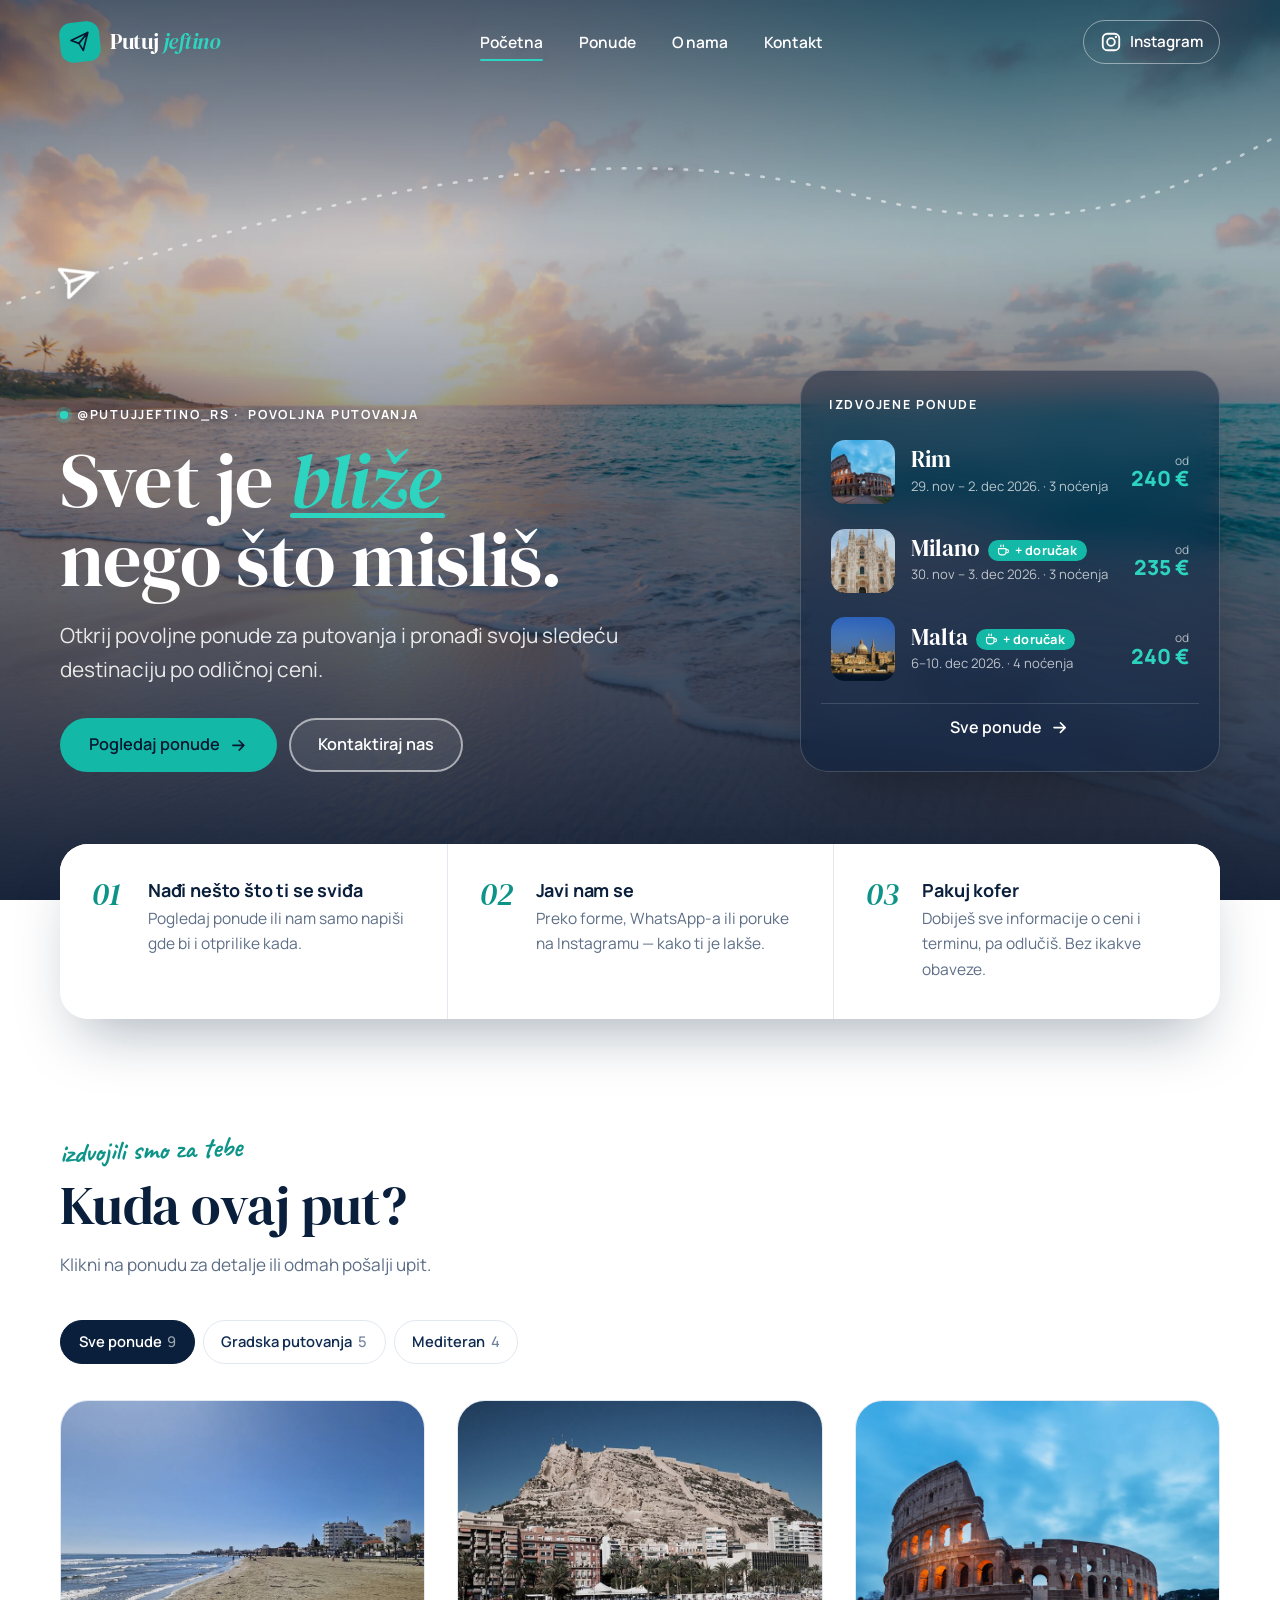
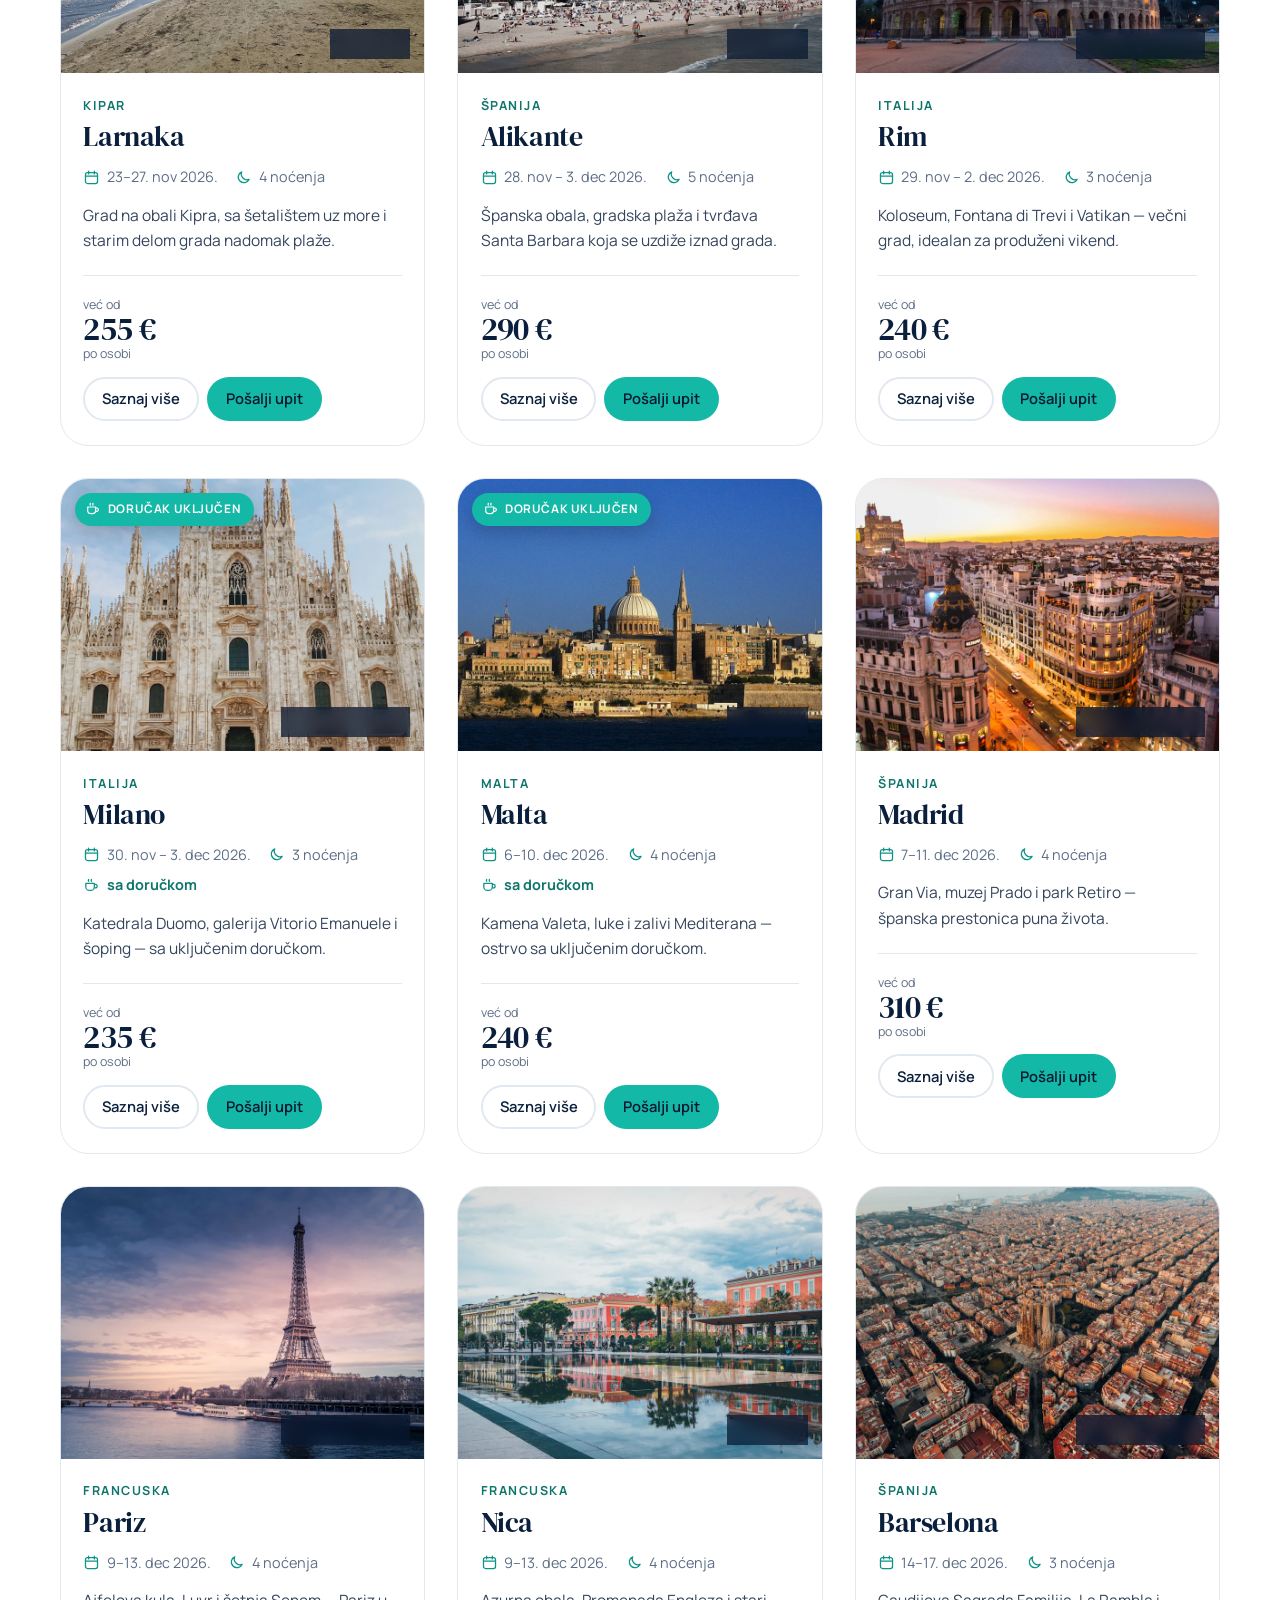
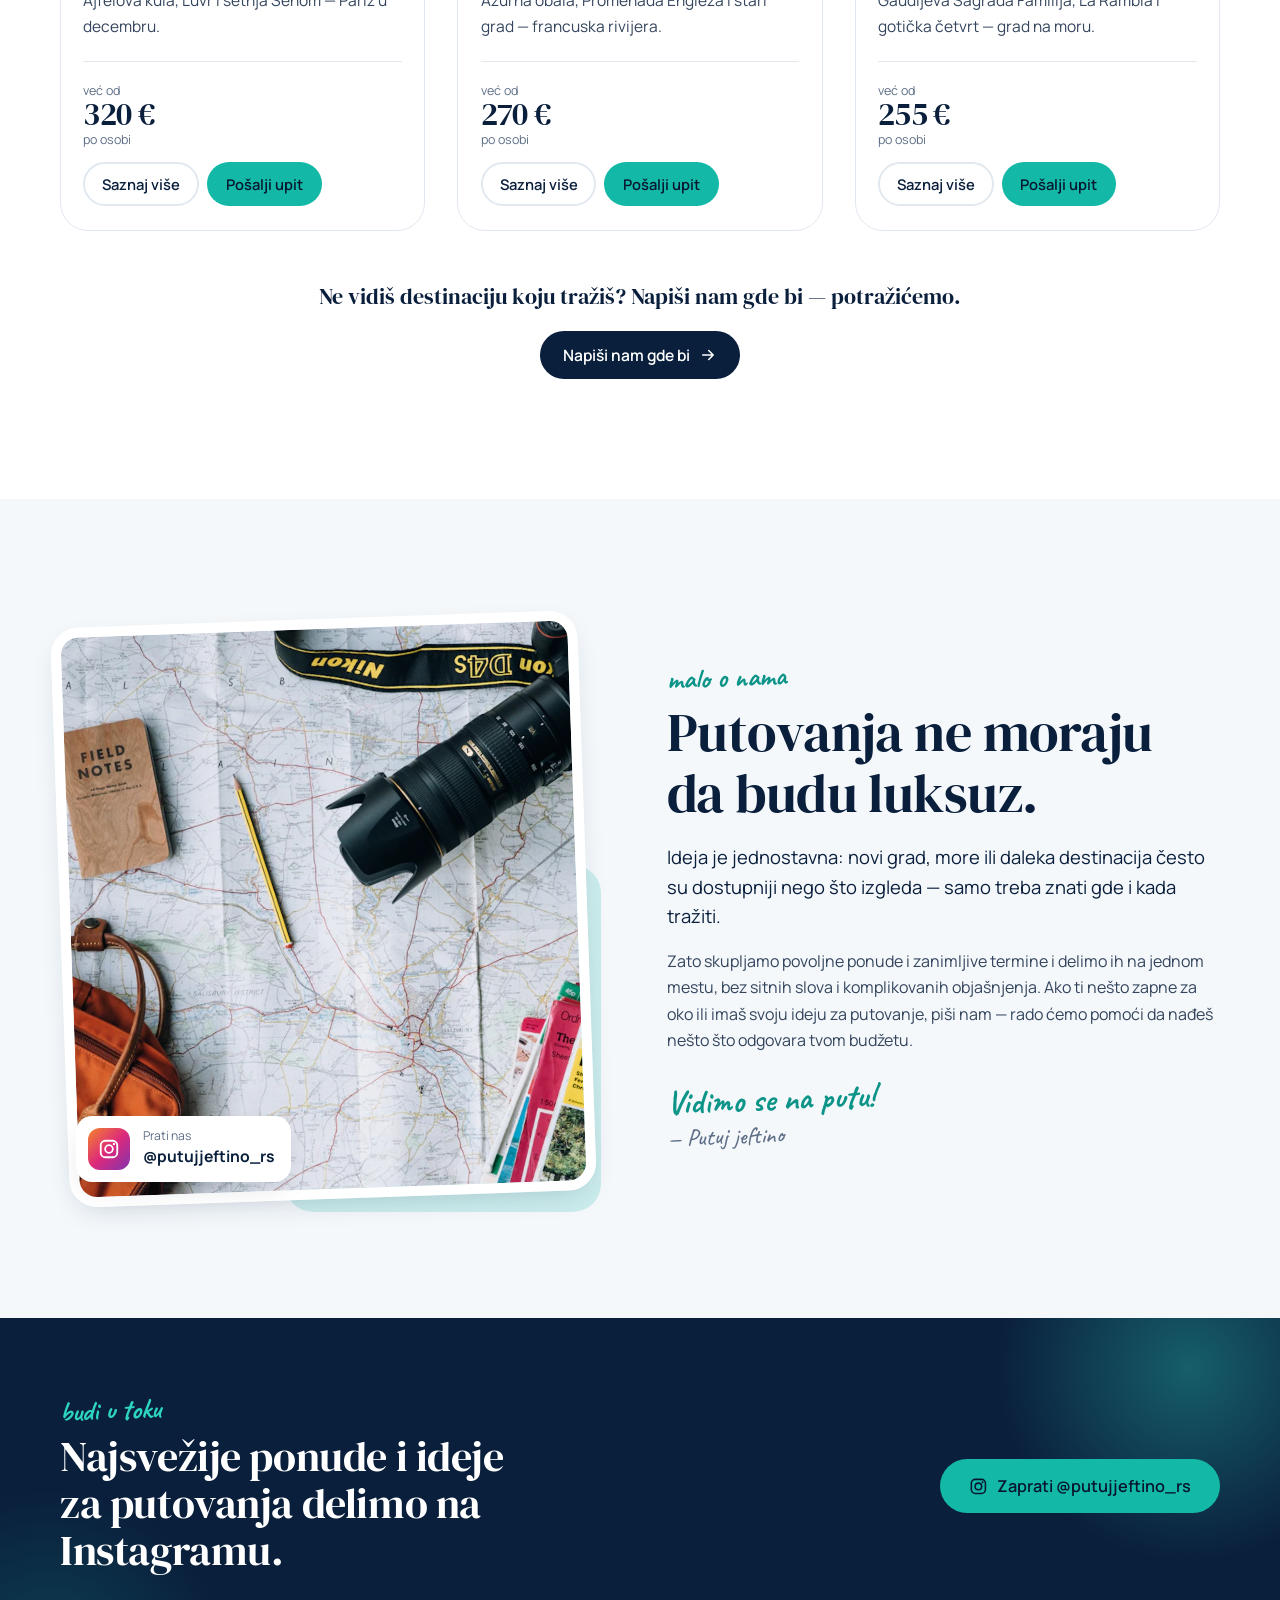
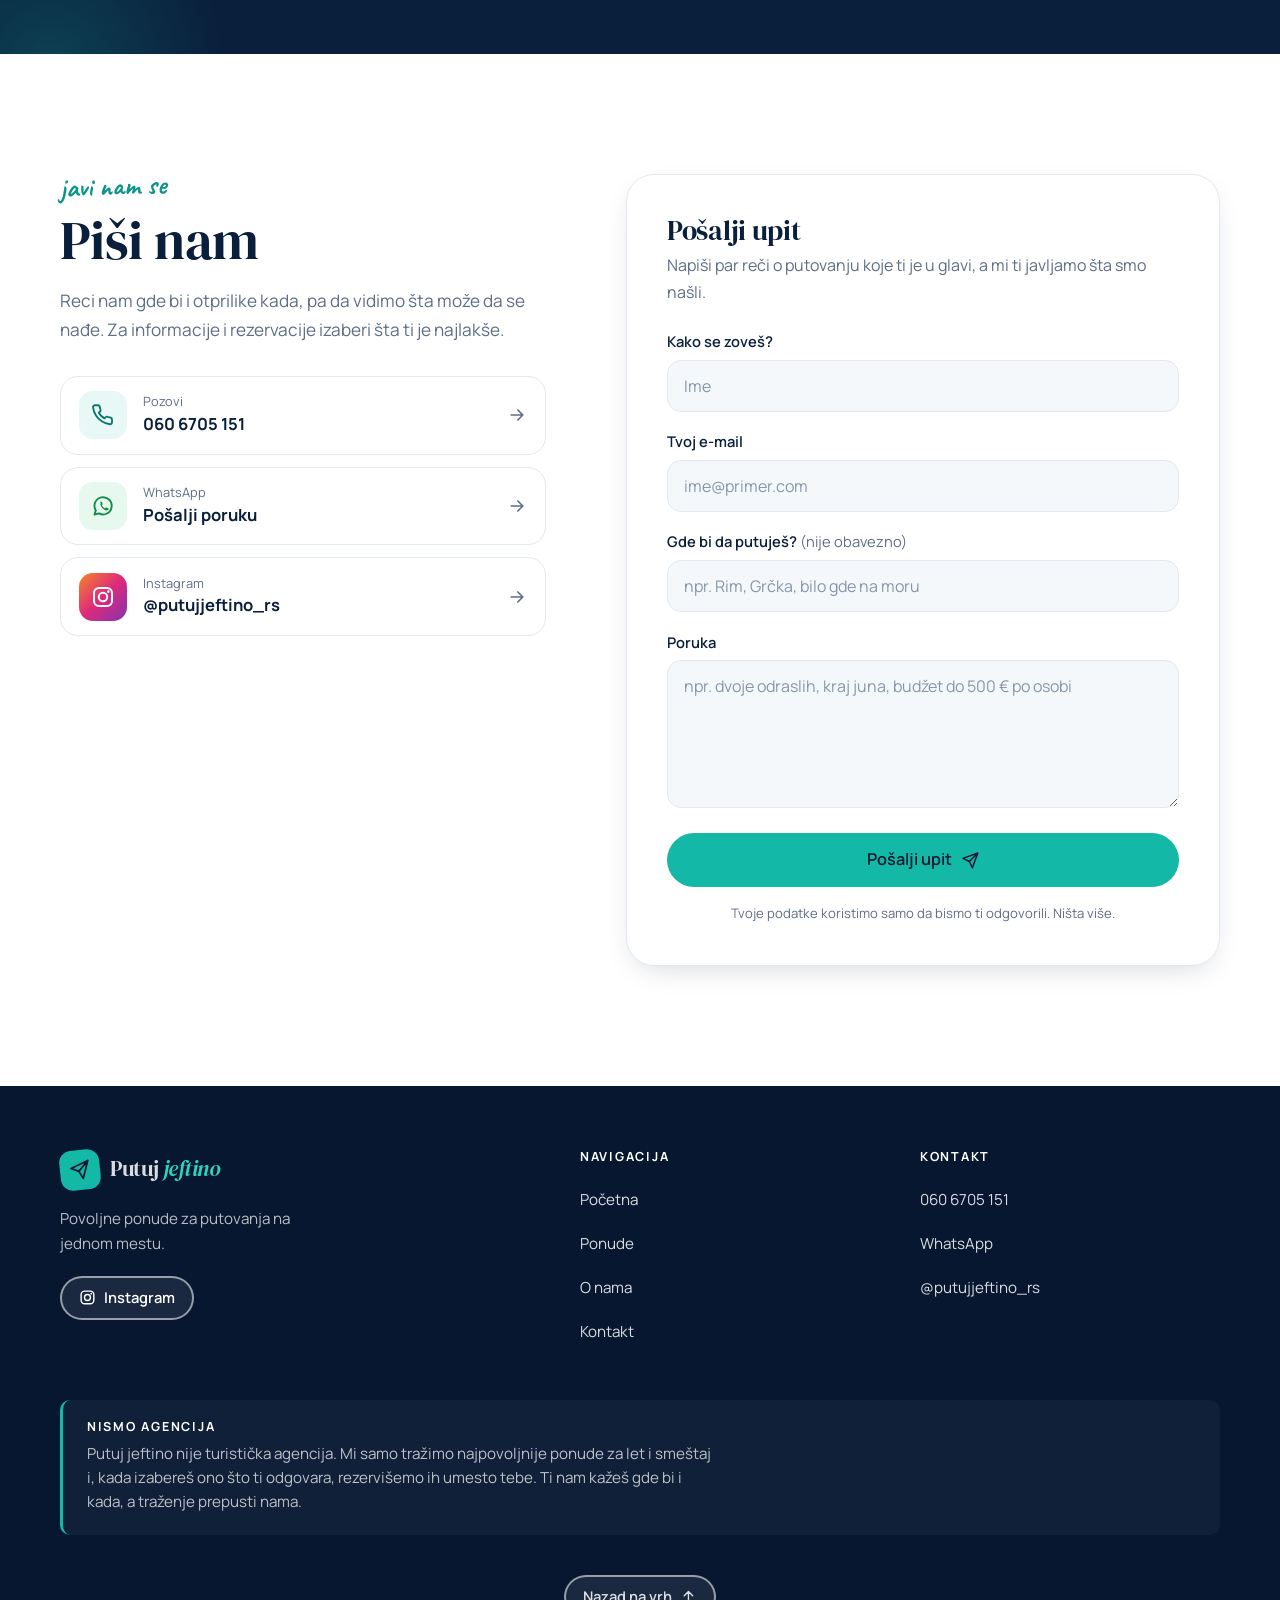
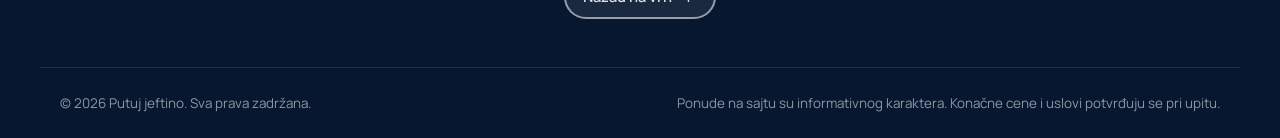
<file: index.html>
<!doctype html>
<html lang="sr-Latn">
<head>
  <meta charset="utf-8">
  <meta name="viewport" content="width=device-width, initial-scale=1, viewport-fit=cover">
  <title>Putuj jeftino | Povoljna putovanja iz Srbije i city break ponude</title>
  <meta name="description" content="Povoljna putovanja za putnike iz Srbije: city break i odmor na moru sa uključenom avio kartom i smeštajem. Pogledaj ponude i pošalji upit preko WhatsApp-a.">
  <meta name="keywords" content="povoljna putovanja, jeftina putovanja, ponude za putovanja, city break, letovanje, putovanja iz Srbije, Putuj jeftino">
  <meta name="robots" content="index, follow, max-image-preview:large">
  <meta name="theme-color" content="#0A1F3C">
  <meta name="format-detection" content="telephone=no">
  <link rel="canonical" href="https://putujjeftino.rs/">

  <!-- Društvene mreže (pregled linka na Instagramu, Viberu, WhatsApp-u, Facebooku) -->
  <meta property="og:type" content="website">
  <meta property="og:locale" content="sr_RS">
  <meta property="og:site_name" content="Putuj jeftino">
  <meta property="og:title" content="Putuj jeftino | Svet je bliže nego što misliš">
  <meta property="og:description" content="Otkrij povoljne ponude za putovanja i pronađi svoju sledeću destinaciju po odličnoj ceni.">
  <meta property="og:url" content="https://putujjeftino.rs/">
  <meta property="og:image" content="https://putujjeftino.rs/images/og-putuj-jeftino.jpg">
  <meta property="og:image:width" content="1200">
  <meta property="og:image:height" content="630">
  <meta property="og:image:type" content="image/jpeg">
  <meta property="og:image:alt" content="Putuj jeftino — povoljna putovanja iz Srbije. Svet je bliže nego što misliš.">
  <meta name="twitter:card" content="summary_large_image">
  <meta name="twitter:title" content="Putuj jeftino | Svet je bliže nego što misliš">
  <meta name="twitter:description" content="Otkrij povoljne ponude za putovanja i pronađi svoju sledeću destinaciju po odličnoj ceni.">
  <meta name="twitter:image" content="https://putujjeftino.rs/images/og-putuj-jeftino.jpg">

  <link rel="icon" href="favicon.svg" type="image/svg+xml">
  <link rel="apple-touch-icon" href="apple-touch-icon.png">

  <link rel="preconnect" href="https://fonts.googleapis.com">
  <link rel="preconnect" href="https://fonts.gstatic.com" crossorigin>
  <link href="https://fonts.googleapis.com/css2?family=Caveat:wght@500;700&family=DM+Serif+Display:ital@0;1&family=Manrope:wght@400;500;600;700;800&display=swap" rel="stylesheet">

  <link rel="preload" as="image" href="images/hero-mobile.webp" media="(max-width: 700px)">
  <link rel="preload" as="image" href="images/hero.webp" media="(min-width: 701px)">

  <link rel="stylesheet" href="styles.css">

  <script>document.documentElement.classList.add('js');</script>

  <script type="application/ld+json">
  {
    "@context": "https://schema.org",
    "@type": "Organization",
    "name": "Putuj jeftino",
    "url": "https://putujjeftino.rs/",
    "logo": "https://putujjeftino.rs/apple-touch-icon.png",
    "description": "Povoljne ponude za putovanja na jednom mestu.",
    "telephone": "+381606705151",
    "sameAs": ["https://www.instagram.com/putujjeftino_rs/"]
  }
  </script>
</head>
<body>

  <!-- Ikonice (koriste se na celom sajtu) -->
  <svg width="0" height="0" style="position:absolute" aria-hidden="true" focusable="false">
    <symbol id="i-instagram" viewBox="0 0 24 24"><rect x="3" y="3" width="18" height="18" rx="5" fill="none" stroke="currentColor" stroke-width="2"/><circle cx="12" cy="12" r="4.2" fill="none" stroke="currentColor" stroke-width="2"/><circle cx="17.4" cy="6.6" r="1.3" fill="currentColor"/></symbol>
    <symbol id="i-whatsapp" viewBox="0 0 24 24"><path d="M3.5 20.5l1.3-4.1A8.6 8.6 0 1 1 8 19.4z" fill="none" stroke="currentColor" stroke-width="1.9" stroke-linejoin="round"/><path d="M9.1 8.2c.2-.4.5-.5.8-.5h.5c.2 0 .4.1.5.4l.7 1.6c.1.2 0 .5-.1.7l-.5.6c-.1.2-.1.4 0 .6.6 1.1 1.5 2 2.6 2.6.2.1.4.1.6 0l.6-.6c.2-.2.4-.2.7-.1l1.6.7c.3.1.4.3.4.5v.5c0 .4-.2.7-.5.9-.6.4-1.4.5-2.1.3-2.6-.8-4.6-2.8-5.4-5.4-.2-.7-.1-1.5.3-2.1z" fill="currentColor"/></symbol>
    <symbol id="i-phone" viewBox="0 0 24 24"><path d="M21 16.4v2.9a1.9 1.9 0 0 1-2.1 1.9 18.8 18.8 0 0 1-8.2-2.9 18.5 18.5 0 0 1-5.7-5.7A18.8 18.8 0 0 1 2.1 4.3 1.9 1.9 0 0 1 4 2.2h2.9a1.9 1.9 0 0 1 1.9 1.6c.1.9.4 1.8.7 2.7a1.9 1.9 0 0 1-.4 2L7.8 9.7a15.2 15.2 0 0 0 5.7 5.7l1.2-1.2a1.9 1.9 0 0 1 2-.4c.9.3 1.8.6 2.7.7a1.9 1.9 0 0 1 1.6 1.9z" fill="none" stroke="currentColor" stroke-width="1.9" stroke-linejoin="round"/></symbol>
    <symbol id="i-calendar" viewBox="0 0 24 24"><rect x="3.5" y="5" width="17" height="15.5" rx="3" fill="none" stroke="currentColor" stroke-width="1.8"/><path d="M3.5 10h17M8 3v4M16 3v4" stroke="currentColor" stroke-width="1.8" stroke-linecap="round"/></symbol>
    <symbol id="i-moon" viewBox="0 0 24 24"><path d="M20 14.5A8 8 0 0 1 9.5 4a8 8 0 1 0 10.5 10.5z" fill="none" stroke="currentColor" stroke-width="1.8" stroke-linejoin="round"/></symbol>
    <symbol id="i-arrow" viewBox="0 0 24 24"><path d="M5 12h14M13 6l6 6-6 6" fill="none" stroke="currentColor" stroke-width="2" stroke-linecap="round" stroke-linejoin="round"/></symbol>
    <symbol id="i-check" viewBox="0 0 24 24"><path d="M5 12.5l4.5 4.5L19 7.5" fill="none" stroke="currentColor" stroke-width="2.2" stroke-linecap="round" stroke-linejoin="round"/></symbol>
    <symbol id="i-cup" viewBox="0 0 24 24"><path d="M4 9h12v5a5 5 0 0 1-5 5H9a5 5 0 0 1-5-5zM16 10.5h1.5a2.5 2.5 0 0 1 0 5H16M8 3.5c-.6.8-.6 1.7 0 2.5M12 3.5c-.6.8-.6 1.7 0 2.5" fill="none" stroke="currentColor" stroke-width="1.8" stroke-linecap="round" stroke-linejoin="round"/></symbol>
    <symbol id="i-close" viewBox="0 0 24 24"><path d="M6 6l12 12M18 6L6 18" stroke="currentColor" stroke-width="2" stroke-linecap="round"/></symbol>
    <symbol id="i-plane" viewBox="0 0 24 24"><path d="M21.5 2.5L10.6 13.4M21.5 2.5l-6.9 19-3.9-8.1-8.2-4z" fill="none" stroke="currentColor" stroke-width="1.9" stroke-linecap="round" stroke-linejoin="round"/></symbol>
    <symbol id="i-info" viewBox="0 0 24 24"><circle cx="12" cy="12" r="9" fill="none" stroke="currentColor" stroke-width="1.8"/><path d="M12 11v5.5M12 7.6v.1" stroke="currentColor" stroke-width="2" stroke-linecap="round"/></symbol>
  </svg>

  <a class="skip-link" href="#sadrzaj">Preskoči na sadržaj</a>
  <div class="scroll-progress" aria-hidden="true"></div>

  <!-- ============ ZAGLAVLJE ============ -->
  <header class="site-header" id="zaglavlje">
    <div class="container header-inner">
      <a class="logo" href="#pocetna" aria-label="Putuj jeftino — početna">
        <span class="logo-mark" aria-hidden="true"><svg><use href="#i-plane"/></svg></span>
        <span class="logo-text">Putuj <em>jeftino</em></span>
      </a>

      <nav class="main-nav" id="glavni-meni" aria-label="Glavna navigacija">
        <ul>
          <li><a href="#pocetna" data-nav>Početna</a></li>
          <li><a href="#ponude" data-nav>Ponude</a></li>
          <li><a href="#o-nama" data-nav>O nama</a></li>
          <li><a href="#kontakt" data-nav>Kontakt</a></li>
        </ul>
        <a class="btn btn-primary nav-mobile-cta" href="#kontakt">Pošalji upit</a>
        <a class="nav-mobile-ig" href="https://www.instagram.com/putujjeftino_rs/" target="_blank" rel="noopener" data-instagram-link>
          <svg aria-hidden="true"><use href="#i-instagram"/></svg> @putujjeftino_rs
        </a>
      </nav>

      <div class="header-actions">
        <a class="icon-btn header-ig" href="https://www.instagram.com/putujjeftino_rs/" target="_blank" rel="noopener" aria-label="Instagram profil @putujjeftino_rs (otvara se u novom prozoru)" data-instagram-link>
          <svg aria-hidden="true"><use href="#i-instagram"/></svg>
          <span class="header-ig-text">Instagram</span>
        </a>
        <button class="menu-toggle" type="button" aria-expanded="false" aria-controls="glavni-meni" aria-label="Otvori meni">
          <span></span><span></span><span></span>
        </button>
      </div>
    </div>
  </header>

  <main id="sadrzaj">

    <!-- ============ POČETNA / HERO ============ -->
    <section class="hero" id="pocetna" aria-labelledby="hero-naslov">
      <picture class="hero-media">
        <source media="(max-width: 700px)" srcset="images/hero-mobile.webp">
        <img src="images/hero.webp" alt="Peščana plaža i tirkizno more u zalasku sunca" width="1920" height="1276" fetchpriority="high">
      </picture>
      <div class="hero-overlay" aria-hidden="true"></div>

      <!-- Avion koji preleće preko uvodne sekcije -->
      <svg class="hero-flight" viewBox="0 0 1200 700" preserveAspectRatio="xMidYMid slice" aria-hidden="true" focusable="false">
        <defs>
          <path id="ruta" d="M-60 300 C 240 180, 520 90, 760 150 S 1080 110, 1290 -20"/>
          <mask id="ruta-maska" maskUnits="userSpaceOnUse" x="-100" y="0" width="1400" height="700">
            <path d="M-60 300 C 240 180, 520 90, 760 150 S 1080 110, 1290 -20" class="flight-draw" pathLength="1"/>
          </mask>
        </defs>
        <use href="#ruta" class="flight-path" mask="url(#ruta-maska)"/>
        <g class="flight-plane">
          <use href="#i-plane" x="-16" y="-16" width="32" height="32" transform="rotate(45)"/>
          <animateMotion dur="7.5s" begin="0s" fill="freeze" rotate="auto" calcMode="spline" keyPoints="0;1" keyTimes="0;1" keySplines=".5 0 .3 1"><mpath href="#ruta"/></animateMotion>
        </g>
      </svg>
      <svg class="hero-flight hero-flight-mobile" viewBox="0 0 390 844" preserveAspectRatio="xMidYMid slice" aria-hidden="true" focusable="false">
        <defs>
          <path id="ruta-m" d="M-40 330 C 70 280, 250 320, 270 215 S 150 100, 440 50"/>
          <mask id="ruta-maska-m" maskUnits="userSpaceOnUse" x="-60" y="0" width="520" height="844">
            <path d="M-40 330 C 70 280, 250 320, 270 215 S 150 100, 440 50" class="flight-draw" pathLength="1"/>
          </mask>
        </defs>
        <use href="#ruta-m" class="flight-path" mask="url(#ruta-maska-m)"/>
        <g class="flight-plane">
          <use href="#i-plane" x="-13" y="-13" width="26" height="26" transform="rotate(45)"/>
          <animateMotion dur="7.5s" begin="0s" fill="freeze" rotate="auto" calcMode="spline" keyPoints="0;1" keyTimes="0;1" keySplines=".5 0 .3 1"><mpath href="#ruta-m"/></animateMotion>
        </g>
      </svg>

      <div class="container hero-content">
        <div class="hero-text">
          <p class="eyebrow eyebrow-light"><span class="dot" aria-hidden="true"></span> <span class="eyebrow-handle">@putujjeftino_rs ·</span> povoljna putovanja</p>
          <h1 id="hero-naslov">Svet je <em>bliže</em> nego što misliš.</h1>
          <p class="hero-sub">Otkrij povoljne ponude za putovanja i pronađi svoju sledeću destinaciju po odličnoj ceni.</p>
          <div class="hero-actions">
            <a class="btn btn-primary btn-lg" href="#ponude">Pogledaj ponude <svg aria-hidden="true"><use href="#i-arrow"/></svg></a>
            <a class="btn btn-outline-light btn-lg" href="#kontakt">Kontaktiraj nas</a>
          </div>
        </div>

        <!-- Izdvojene ponude (vidljivo na većim ekranima; popunjava se iz ponude.js) -->
        <aside class="hero-panel" aria-labelledby="hero-panel-naslov" hidden>
          <div class="hero-panel-head">
            <p id="hero-panel-naslov">Izdvojene ponude</p>
            <span class="hero-panel-tag" id="hero-panel-tag">Primeri</span>
          </div>
          <ul class="hero-deals" id="hero-ponude"></ul>
          <a class="hero-panel-all" href="#ponude">Sve ponude <svg aria-hidden="true"><use href="#i-arrow"/></svg></a>
        </aside>
      </div>

      <a class="scroll-cue" href="#kako" aria-label="Pomeri na sledeću sekciju"><span></span></a>
    </section>

    <!-- ============ KAKO FUNKCIONIŠE ============ -->
    <section class="steps-section" id="kako" aria-labelledby="kako-naslov">
      <div class="container">
        <h2 class="visually-hidden" id="kako-naslov">Kako do putovanja</h2>
        <ol class="steps">
          <li class="step reveal">
            <span class="step-num">01</span>
            <h3>Nađi nešto što ti se sviđa</h3>
            <p>Pogledaj ponude ili nam samo napiši gde bi i otprilike kada.</p>
          </li>
          <li class="step reveal">
            <span class="step-num">02</span>
            <h3>Javi nam se</h3>
            <p>Preko forme, WhatsApp-a ili poruke na Instagramu — kako ti je lakše.</p>
          </li>
          <li class="step reveal">
            <span class="step-num">03</span>
            <h3>Pakuj kofer</h3>
            <p>Dobiješ sve informacije o ceni i terminu, pa odlučiš. Bez ikakve obaveze.</p>
          </li>
        </ol>
      </div>
    </section>

    <!-- ============ PONUDE ============ -->
    <section class="section offers-section" id="ponude" aria-labelledby="ponude-naslov">
      <div class="container">
        <div class="section-head reveal">
          <p class="hand-note">izdvojili smo za tebe</p>
          <h2 id="ponude-naslov">Kuda ovaj put?</h2>
          <p class="section-lead">Klikni na ponudu za detalje ili odmah pošalji upit.</p>
        </div>

        <div class="demo-notice reveal" id="demo-obavestenje" role="note">
          <svg aria-hidden="true"><use href="#i-info"/></svg>
          <p><strong>Mala napomena:</strong> ponude označene sa „Primer ponude“ su tu samo da vidiš kako će izgledati — nisu aktivne. Aktuelne ponude objavljujemo na <a href="https://www.instagram.com/putujjeftino_rs/" target="_blank" rel="noopener" data-instagram-link>Instagramu</a>, a možeš i da nam <a href="#kontakt">pošalješ upit</a>.</p>
        </div>

        <div class="filters reveal" role="group" aria-label="Filtriraj ponude" id="filteri"></div>

        <div class="offers-grid" id="lista-ponuda" aria-live="polite"></div>

        <noscript>
          <p class="noscript-msg">Za prikaz ponuda uključi JavaScript u pregledaču ili nas kontaktiraj na Instagramu <a href="https://www.instagram.com/putujjeftino_rs/">@putujjeftino_rs</a>.</p>
        </noscript>

        <div class="offers-more reveal">
          <p>Ne vidiš destinaciju koju tražiš? Napiši nam gde bi — potražićemo.</p>
          <a class="btn btn-navy" href="#kontakt">Napiši nam gde bi <svg aria-hidden="true"><use href="#i-arrow"/></svg></a>
        </div>
      </div>
    </section>

    <!-- ============ O NAMA ============ -->
    <section class="section about-section" id="o-nama" aria-labelledby="o-nama-naslov">
      <div class="container about-grid">
        <div class="about-media reveal reveal-left">
          <img src="images/o-nama.webp" alt="Mapa, beležnica, fotoaparat i ranac spremni za planiranje putovanja" width="900" height="711" loading="lazy" decoding="async">
          <a class="about-ig-card" href="https://www.instagram.com/putujjeftino_rs/" target="_blank" rel="noopener" data-instagram-link>
            <span class="about-ig-icon" aria-hidden="true"><svg><use href="#i-instagram"/></svg></span>
            <span><small>Prati nas</small><strong>@putujjeftino_rs</strong></span>
          </a>
        </div>

        <div class="about-text reveal reveal-right">
          <p class="hand-note">malo o nama</p>
          <h2 id="o-nama-naslov">Putovanja ne moraju da budu luksuz.</h2>
          <p class="lead">Ideja je jednostavna: novi grad, more ili daleka destinacija često su dostupniji nego što izgleda — samo treba znati gde i kada tražiti.</p>
          <p>Zato skupljamo povoljne ponude i zanimljive termine i delimo ih na jednom mestu, bez sitnih slova i komplikovanih objašnjenja. Ako ti nešto zapne za oko ili imaš svoju ideju za putovanje, piši nam — rado ćemo pomoći da nađeš nešto što odgovara tvom budžetu.</p>

          <p class="signature">Vidimo se na putu!<span>— Putuj jeftino</span></p>
        </div>
      </div>
    </section>

    <!-- ============ INSTAGRAM TRAKA ============ -->
    <section class="ig-band" aria-labelledby="ig-naslov">
      <div class="container ig-band-inner reveal">
        <div>
          <p class="hand-note hand-note-light">budi u toku</p>
          <h2 id="ig-naslov">Najsvežije ponude i ideje za putovanja delimo na Instagramu.</h2>
        </div>
        <a class="btn btn-primary btn-lg" href="https://www.instagram.com/putujjeftino_rs/" target="_blank" rel="noopener" data-instagram-link>
          <svg aria-hidden="true"><use href="#i-instagram"/></svg> Zaprati @putujjeftino_rs
        </a>
      </div>
    </section>

    <!-- ============ KONTAKT ============ -->
    <section class="section contact-section" id="kontakt" aria-labelledby="kontakt-naslov">
      <div class="container contact-grid">
        <div class="contact-info reveal reveal-left">
          <p class="hand-note">javi nam se</p>
          <h2 id="kontakt-naslov">Piši nam</h2>
          <p class="section-lead">Reci nam gde bi i otprilike kada, pa da vidimo šta može da se nađe. Za informacije i rezervacije izaberi šta ti je najlakše.</p>

          <ul class="contact-cards">
            <li>
              <a class="contact-card" href="tel:+381606705151" data-phone-link>
                <span class="contact-icon ci-phone" aria-hidden="true"><svg><use href="#i-phone"/></svg></span>
                <span><small>Pozovi</small><strong data-phone-text>060 6705 151</strong></span>
                <svg class="contact-arrow" aria-hidden="true"><use href="#i-arrow"/></svg>
              </a>
            </li>
            <li>
              <a class="contact-card" href="https://wa.me/381606705151" target="_blank" rel="noopener" data-whatsapp-link>
                <span class="contact-icon ci-wa" aria-hidden="true"><svg><use href="#i-whatsapp"/></svg></span>
                <span><small>WhatsApp</small><strong>Pošalji poruku</strong></span>
                <svg class="contact-arrow" aria-hidden="true"><use href="#i-arrow"/></svg>
              </a>
            </li>
            <li>
              <a class="contact-card" href="https://www.instagram.com/putujjeftino_rs/" target="_blank" rel="noopener" data-instagram-link>
                <span class="contact-icon ci-ig" aria-hidden="true"><svg><use href="#i-instagram"/></svg></span>
                <span><small>Instagram</small><strong>@putujjeftino_rs</strong></span>
                <svg class="contact-arrow" aria-hidden="true"><use href="#i-arrow"/></svg>
              </a>
            </li>
          </ul>
        </div>

        <div class="form-card reveal reveal-right">
          <h3>Pošalji upit</h3>
          <p class="form-intro">Napiši par reči o putovanju koje ti je u glavi, a mi ti javljamo šta smo našli.</p>

          <form id="kontakt-forma" novalidate>
            <input type="hidden" name="_subject" value="Novi upit sa sajta Putuj jeftino">
            <div class="hp" aria-hidden="true">
              <label for="hp-polje">Ne popunjavaj ovo polje</label>
              <input type="text" id="hp-polje" name="_gotcha" tabindex="-1" autocomplete="off">
            </div>

            <div class="field">
              <label for="ime">Kako se zoveš?</label>
              <input id="ime" name="ime" type="text" autocomplete="name" required placeholder="Ime">
              <p class="field-error" id="ime-greska"></p>
            </div>

            <div class="field">
              <label for="email">Tvoj e-mail</label>
              <input id="email" name="email" type="email" autocomplete="email" inputmode="email" required placeholder="ime@primer.com">
              <p class="field-error" id="email-greska"></p>
            </div>

            <div class="field">
              <label for="destinacija">Gde bi da putuješ? <span class="optional">(nije obavezno)</span></label>
              <input id="destinacija" name="destinacija" type="text" list="destinacije-lista" placeholder="npr. Rim, Grčka, bilo gde na moru">
              <datalist id="destinacije-lista"></datalist>
            </div>

            <div class="field">
              <label for="poruka">Poruka</label>
              <textarea id="poruka" name="poruka" rows="5" required placeholder="npr. dvoje odraslih, kraj juna, budžet do 500 € po osobi"></textarea>
              <p class="field-error" id="poruka-greska"></p>
            </div>

            <button class="btn btn-primary btn-lg btn-block" type="submit">
              <span class="btn-label">Pošalji upit</span>
              <svg aria-hidden="true"><use href="#i-plane"/></svg>
            </button>

            <p class="form-status" id="forma-status" role="status" aria-live="polite"></p>
            <p class="form-privacy">Tvoje podatke koristimo samo da bismo ti odgovorili. Ništa više.</p>
          </form>
        </div>
      </div>
    </section>
  </main>

  <!-- ============ PODNOŽJE ============ -->
  <footer class="site-footer">
    <div class="container footer-grid">
      <div class="footer-brand">
        <a class="logo logo-light" href="#pocetna" aria-label="Putuj jeftino — početna">
          <span class="logo-mark" aria-hidden="true"><svg><use href="#i-plane"/></svg></span>
          <span class="logo-text">Putuj <em>jeftino</em></span>
        </a>
        <p>Povoljne ponude za putovanja na jednom mestu.</p>
        <a class="btn btn-outline-light btn-sm footer-ig" href="https://www.instagram.com/putujjeftino_rs/" target="_blank" rel="noopener" data-instagram-link>
          <svg aria-hidden="true"><use href="#i-instagram"/></svg> Instagram
        </a>
      </div>

      <nav class="footer-nav" aria-label="Navigacija u podnožju">
        <h2>Navigacija</h2>
        <ul>
          <li><a href="#pocetna">Početna</a></li>
          <li><a href="#ponude">Ponude</a></li>
          <li><a href="#o-nama">O nama</a></li>
          <li><a href="#kontakt">Kontakt</a></li>
        </ul>
      </nav>

      <div class="footer-contact">
        <h2>Kontakt</h2>
        <ul>
          <li><a href="tel:+381606705151" data-phone-link><span data-phone-text>060 6705 151</span></a></li>
          <li><a href="https://wa.me/381606705151" target="_blank" rel="noopener" data-whatsapp-link>WhatsApp</a></li>
          <li><a href="https://www.instagram.com/putujjeftino_rs/" target="_blank" rel="noopener" data-instagram-link>@putujjeftino_rs</a></li>
        </ul>
      </div>
    </div>

    <div class="container">
      <div class="footer-note">
        <h2>Nismo agencija</h2>
        <p>Putuj jeftino nije turistička agencija. Mi samo tražimo najpovoljnije ponude za let i smeštaj i, kada izabereš ono što ti odgovara, rezervišemo ih umesto tebe. Ti nam kažeš gde bi i kada, a traženje prepusti nama.</p>
      </div>
    </div>

    <div class="container footer-to-top">
      <a class="btn btn-outline-light btn-sm to-top" href="#pocetna">Nazad na vrh <svg aria-hidden="true"><use href="#i-arrow"/></svg></a>
    </div>

    <div class="container footer-bottom">
      <p>© <span id="godina">2026</span> Putuj jeftino. Sva prava zadržana.</p>
      <p>Ponude na sajtu su informativnog karaktera. Konačne cene i uslovi potvrđuju se pri upitu.</p>
    </div>
  </footer>

  <!-- Plutajuće WhatsApp dugme -->
  <a class="wa-fab" href="https://wa.me/381606705151" target="_blank" rel="noopener" aria-label="Piši nam na WhatsApp-u" data-whatsapp-link>
    <svg aria-hidden="true"><use href="#i-whatsapp"/></svg>
  </a>

  <!-- Prozor sa detaljima ponude -->
  <dialog class="offer-dialog" id="detalji-ponude" aria-labelledby="dialog-naslov">
    <div class="dialog-inner" id="dialog-sadrzaj"></div>
  </dialog>

  <script src="podesavanja.js"></script>
  <script src="ponude.js"></script>
  <script src="script.js"></script>
</body>
</html>
</file>
<file: styles.css>
/* =====================================================================
   Putuj jeftino — stilovi
   Boje se menjaju na jednom mestu: u bloku :root ispod.
   ===================================================================== */

:root {
  --navy-950: #071730;
  --navy-900: #0A1F3C;
  --navy-800: #0F2B52;
  --navy-700: #1B3B68;
  --teal-400: #2DD4BF;
  --teal-500: #14B8A6;
  --teal-600: #0D9488;
  --teal-700: #0F766E;
  --teal-50:  #E8F8F6;

  --ink: #0A1F3C;
  --text: #33445C;
  --muted: #5D6E86;
  --line: #E2E8F0;
  --bg: #FFFFFF;
  --bg-soft: #F4F8FB;
  --danger: #C0392B;

  --font-display: "DM Serif Display", Georgia, "Times New Roman", serif;
  --font-body: "Manrope", system-ui, -apple-system, "Segoe UI", Roboto, sans-serif;

  --radius-sm: 10px;
  --radius: 18px;
  --radius-lg: 28px;
  --shadow-sm: 0 1px 2px rgba(10, 31, 60, .06), 0 2px 8px rgba(10, 31, 60, .05);
  --shadow: 0 10px 30px -12px rgba(10, 31, 60, .22);
  --shadow-lg: 0 30px 60px -20px rgba(10, 31, 60, .35);

  --header-h: 72px;
  --gutter: 20px;
  --ease: cubic-bezier(.22, .61, .36, 1);
}

/* ---------- Osnova ---------- */
*, *::before, *::after { box-sizing: border-box; }

html {
  scroll-behavior: smooth;
  -webkit-text-size-adjust: 100%;
  text-size-adjust: 100%;
}

body {
  margin: 0;
  background: var(--bg);
  color: var(--text);
  font-family: var(--font-body);
  font-size: 1rem;
  line-height: 1.65;
  -webkit-font-smoothing: antialiased;
  -moz-osx-font-smoothing: grayscale;
  -webkit-tap-highlight-color: transparent;
  overflow-x: hidden;
}

body.menu-open { overflow: hidden; }

img { display: block; max-width: 100%; height: auto; }
svg { width: 1.2em; height: 1.2em; flex-shrink: 0; }
a { color: var(--teal-700); text-underline-offset: 3px; }
a:hover { color: var(--teal-600); }

h1, h2, h3 { color: var(--ink); margin: 0; line-height: 1.12; }
h1, h2 { font-family: var(--font-display); font-weight: 400; letter-spacing: -.01em; }
h1 em, h2 em { font-style: italic; color: var(--teal-600); font-weight: 400; }
/* DM Serif Display ima samo jednu debljinu — sprečava veštačko podebljavanje */
h1, h2, .logo-text, .step-num, .offer-body h3, .offer-price strong, .form-card h3, .offers-more p { font-synthesis: none; }
h3 { font-size: 1.125rem; font-weight: 700; letter-spacing: -.01em; }
p { margin: 0; }

section[id] { scroll-margin-top: calc(var(--header-h) - 1px); }

:focus-visible {
  outline: 3px solid var(--teal-400);
  outline-offset: 3px;
  border-radius: 6px;
}

.container {
  width: 100%;
  max-width: var(--container, 1200px);
  margin-inline: auto;
  padding-inline: max(var(--gutter), env(safe-area-inset-left)) max(var(--gutter), env(safe-area-inset-right));
}

.visually-hidden {
  position: absolute !important;
  width: 1px; height: 1px;
  margin: -1px; padding: 0;
  overflow: hidden;
  clip: rect(0 0 0 0);
  white-space: nowrap;
  border: 0;
}

.skip-link {
  position: absolute;
  left: 12px; top: -60px;
  z-index: 200;
  padding: 10px 16px;
  background: var(--navy-900);
  color: #fff;
  border-radius: var(--radius-sm);
  text-decoration: none;
  font-weight: 600;
  transition: top .2s;
}
.skip-link:focus { top: 12px; color: #fff; }

/* ---------- Dugmad ---------- */
.btn {
  display: inline-flex;
  align-items: center;
  justify-content: center;
  gap: .55em;
  min-height: 48px;
  padding: .75rem 1.35rem;
  border: 2px solid transparent;
  border-radius: 999px;
  font: 600 .975rem/1.2 var(--font-body);
  text-decoration: none;
  cursor: pointer;
  transition: background-color .2s var(--ease), color .2s var(--ease), border-color .2s var(--ease), transform .2s var(--ease), box-shadow .2s var(--ease);
  -webkit-appearance: none;
  appearance: none;
  white-space: nowrap;
}
.btn svg { width: 1.15em; height: 1.15em; transition: transform .2s var(--ease); }
.btn:hover svg { transform: translateX(3px); }
.btn:active { transform: translateY(1px); }

.btn-primary { background: var(--teal-500); color: var(--navy-950); }
.btn-primary:hover { background: var(--teal-400); color: var(--navy-950); box-shadow: 0 10px 24px -10px rgba(20, 184, 166, .7); }

.btn-navy { background: var(--navy-900); color: #fff; }
.btn-navy:hover { background: var(--navy-700); color: #fff; }

.btn-ghost { background: transparent; color: var(--navy-900); border-color: var(--line); }
.btn-ghost:hover { border-color: var(--navy-900); color: var(--navy-900); }

.btn-outline-light { background: rgba(255, 255, 255, .08); color: #fff; border-color: rgba(255, 255, 255, .55); -webkit-backdrop-filter: blur(6px); backdrop-filter: blur(6px); }
.btn-outline-light:hover { background: #fff; color: var(--navy-900); border-color: #fff; }

.btn-lg { min-height: 54px; padding: .9rem 1.7rem; font-size: 1.02rem; }
.btn-sm { min-height: 44px; padding: .55rem 1.05rem; font-size: .92rem; }
.btn-block { width: 100%; }
.btn[disabled] { opacity: .6; cursor: progress; }

.icon-btn {
  display: inline-flex;
  align-items: center;
  gap: .5rem;
  min-height: 44px;
  min-width: 44px;
  justify-content: center;
  padding: 0 .7rem;
  border-radius: 999px;
  color: inherit;
  text-decoration: none;
  font-weight: 600;
  font-size: .95rem;
  transition: background-color .2s, color .2s;
}
.icon-btn svg { width: 22px; height: 22px; }

/* ---------- Oznake iznad naslova ---------- */
.eyebrow {
  display: inline-flex;
  align-items: center;
  gap: .55rem;
  margin-bottom: 1rem;
  color: var(--teal-700);
  font-size: .78rem;
  font-weight: 700;
  letter-spacing: .14em;
  text-transform: uppercase;
}
.eyebrow::before {
  content: "";
  width: 28px; height: 2px;
  background: currentColor;
  border-radius: 2px;
}
.eyebrow-light { color: var(--teal-400); }
.hero .eyebrow::before { display: none; }
.hero .eyebrow { color: #fff; text-shadow: 0 1px 10px rgba(7, 23, 48, .55); }
.eyebrow .dot {
  width: 8px; height: 8px;
  border-radius: 50%;
  background: var(--teal-400);
  box-shadow: 0 0 0 4px rgba(45, 212, 191, .25);
}

/* ---------- Zaglavlje ---------- */
.site-header {
  position: fixed;
  inset: 0 0 auto 0;
  z-index: 100;
  padding-top: env(safe-area-inset-top);
  color: #fff;
  transition: background-color .3s var(--ease), box-shadow .3s var(--ease), color .3s var(--ease);
}
.site-header.is-scrolled,
body.menu-open .site-header {
  background: rgba(255, 255, 255, .96);
  -webkit-backdrop-filter: saturate(180%) blur(12px);
  backdrop-filter: saturate(180%) blur(12px);
  color: var(--navy-900);
  box-shadow: 0 1px 0 var(--line), 0 8px 24px -16px rgba(10, 31, 60, .25);
}
/* backdrop-filter bi "zarobio" mobilni meni unutar zaglavlja, zato ga gasimo dok je meni otvoren */
body.menu-open .site-header {
  background: #fff;
  -webkit-backdrop-filter: none;
  backdrop-filter: none;
}

.header-inner {
  display: flex;
  align-items: center;
  justify-content: space-between;
  gap: 1rem;
  height: var(--header-h);
}

.logo {
  display: inline-flex;
  align-items: center;
  gap: .65rem;
  color: inherit;
  text-decoration: none;
  position: relative;
  z-index: 2;
}
.logo:hover { color: inherit; }
.logo-mark {
  display: grid;
  place-items: center;
  width: 40px; height: 40px;
  border-radius: 12px;
  background: var(--teal-500);
  color: var(--navy-950);
  transform: rotate(-6deg);
  transition: transform .3s var(--ease);
}
.logo:hover .logo-mark { transform: rotate(0); }
.logo-mark svg { width: 22px; height: 22px; }
.logo-text {
  font-family: var(--font-display);
  font-size: 1.4rem;
  font-weight: 600;
  letter-spacing: -.02em;
  line-height: 1;
  white-space: nowrap;
}
@media (max-width: 359px) {
  .logo-text { font-size: 1.2rem; }
  .logo-mark { width: 36px; height: 36px; }
}
.logo-text em { font-style: italic; font-weight: 400; color: var(--teal-400); }
.site-header.is-scrolled .logo-text em,
body.menu-open .logo-text em { color: var(--teal-600); }

.main-nav ul { list-style: none; margin: 0; padding: 0; }
.main-nav a[data-nav] {
  position: relative;
  color: inherit;
  text-decoration: none;
  font-weight: 600;
}

.header-actions { display: flex; align-items: center; gap: .25rem; position: relative; z-index: 2; }
.header-ig:hover { background: rgba(255, 255, 255, .15); color: inherit; }
.site-header.is-scrolled .header-ig:hover,
body.menu-open .header-ig:hover { background: var(--teal-50); color: var(--teal-700); }
.header-ig-text { display: none; }

/* Hamburger */
.menu-toggle {
  display: inline-flex;
  flex-direction: column;
  justify-content: center;
  gap: 5px;
  width: 44px; height: 44px;
  padding: 0 11px;
  border: 0;
  border-radius: 12px;
  background: transparent;
  color: inherit;
  cursor: pointer;
}
.menu-toggle span {
  display: block;
  height: 2px;
  border-radius: 2px;
  background: currentColor;
  transition: transform .3s var(--ease), opacity .2s;
}
.menu-toggle[aria-expanded="true"] span:nth-child(1) { transform: translateY(7px) rotate(45deg); }
.menu-toggle[aria-expanded="true"] span:nth-child(2) { opacity: 0; }
.menu-toggle[aria-expanded="true"] span:nth-child(3) { transform: translateY(-7px) rotate(-45deg); }

/* Mobilni meni */
@media (max-width: 899px) {
  .main-nav {
    position: fixed;
    inset: 0;
    z-index: 1;
    display: flex;
    flex-direction: column;
    gap: 1.5rem;
    padding: calc(var(--header-h) + env(safe-area-inset-top) + 1.5rem) max(var(--gutter), env(safe-area-inset-right)) calc(2rem + env(safe-area-inset-bottom)) max(var(--gutter), env(safe-area-inset-left));
    background: #fff;
    color: var(--navy-900);
    overflow-y: auto;
    opacity: 0;
    visibility: hidden;
    transform: translateY(-8px);
    transition: opacity .25s var(--ease), transform .25s var(--ease), visibility 0s linear .25s;
  }
  .main-nav.is-open {
    opacity: 1;
    visibility: visible;
    transform: none;
    transition: opacity .25s var(--ease), transform .25s var(--ease), visibility 0s;
  }
  .main-nav ul { display: flex; flex-direction: column; }
  .main-nav li { border-bottom: 1px solid var(--line); }
  .main-nav a[data-nav] {
    display: flex;
    align-items: center;
    justify-content: space-between;
    padding: 1.05rem 0;
    font-family: var(--font-display);
    font-size: 1.75rem;
    font-weight: 500;
    letter-spacing: -.01em;
  }
  .main-nav a[data-nav]::after {
    content: "→";
    font-family: var(--font-body);
    font-size: 1.1rem;
    color: var(--teal-600);
  }
  .main-nav a[data-nav].is-active { color: var(--teal-700); }
  .nav-mobile-cta { width: 100%; margin-top: .5rem; }
  .nav-mobile-ig {
    display: inline-flex;
    align-items: center;
    justify-content: center;
    gap: .5rem;
    min-height: 48px;
    color: var(--navy-900);
    font-weight: 600;
    text-decoration: none;
  }
  .nav-mobile-ig svg { width: 22px; height: 22px; color: var(--teal-600); }
}

/* Desktop meni */
@media (min-width: 900px) {
  :root { --header-h: 84px; }
  .menu-toggle, .nav-mobile-cta, .nav-mobile-ig { display: none; }
  .header-ig-text { display: inline; }
  .header-ig { border: 1.5px solid currentColor; border-color: rgba(255, 255, 255, .45); padding: 0 1rem; }
  .site-header.is-scrolled .header-ig { border-color: var(--line); }
  .main-nav ul { display: flex; gap: 2.25rem; }
  .main-nav a[data-nav] { padding: .5rem 0; font-size: .97rem; }
  .main-nav a[data-nav]::after {
    content: "";
    position: absolute;
    left: 0; right: 0; bottom: 0;
    height: 2px;
    border-radius: 2px;
    background: var(--teal-400);
    transform: scaleX(0);
    transform-origin: left;
    transition: transform .3s var(--ease);
  }
  .main-nav a[data-nav]:hover::after,
  .main-nav a[data-nav].is-active::after { transform: scaleX(1); }
  .site-header.is-scrolled .main-nav a[data-nav]::after { background: var(--teal-600); }
}

/* ---------- Hero ---------- */
.hero {
  position: relative;
  display: flex;
  align-items: flex-end;
  min-height: 100vh;
  min-height: 100svh;
  padding: calc(var(--header-h) + env(safe-area-inset-top) + 3rem) 0 calc(5.5rem + env(safe-area-inset-bottom));
  color: #fff;
  isolation: isolate;
  overflow: hidden;
  background: var(--navy-900);
}
.hero-media, .hero-media img {
  position: absolute;
  inset: 0;
  width: 100%;
  height: 100%;
  z-index: -2;
}
.hero-media img {
  object-fit: cover;
  object-position: center 60%;
  animation: heroZoom 18s var(--ease) both;
}
@keyframes heroZoom { from { transform: scale(1.08); } to { transform: scale(1); } }

.hero-overlay {
  position: absolute;
  inset: 0;
  z-index: -1;
  background:
    linear-gradient(180deg, rgba(7, 23, 48, .55) 0%, rgba(7, 23, 48, 0) 28%),
    linear-gradient(0deg, rgba(7, 23, 48, .92) 0%, rgba(7, 23, 48, .55) 42%, rgba(7, 23, 48, .1) 75%);
}

.hero h1 {
  max-width: 16ch;
  color: #fff;
  font-size: clamp(2.9rem, 11vw, 5.75rem);
  line-height: 1.04;
  text-wrap: balance;
}
.hero h1 em { color: var(--teal-400); }
.hero-sub {
  max-width: 34rem;
  margin-top: 1.25rem;
  color: rgba(255, 255, 255, .88);
  font-size: clamp(1.05rem, 2.6vw, 1.25rem);
  line-height: 1.6;
}
.hero-actions {
  display: flex;
  flex-wrap: wrap;
  gap: .75rem;
  margin-top: 2rem;
}

.hero-text > * { animation: rise .9s var(--ease) both; }
.hero-text > :nth-child(2) { animation-delay: .1s; }
.hero-text > :nth-child(3) { animation-delay: .2s; }
.hero-text > :nth-child(4) { animation-delay: .3s; }
@keyframes rise { from { opacity: 0; transform: translateY(22px); } to { opacity: 1; transform: none; } }

/* ---------- Izdvojene ponude u uvodnoj sekciji (veći ekrani) ---------- */
.hero-panel { display: none; }

@media (min-width: 1100px) {
  .hero-content {
    display: grid;
    grid-template-columns: minmax(0, 1.3fr) minmax(420px, .7fr);
    align-items: end;
    gap: 4rem;
  }
  .hero h1 { font-size: clamp(4.75rem, 5.7vw, 7rem); }
  .hero-sub { font-size: 1.3rem; max-width: 38rem; }

  .hero-panel:not([hidden]) {
    display: block;
    padding: 1.25rem;
    border: 1px solid rgba(255, 255, 255, .18);
    border-radius: var(--radius-lg);
    background: rgba(7, 23, 48, .42);
    -webkit-backdrop-filter: blur(16px) saturate(140%);
    backdrop-filter: blur(16px) saturate(140%);
    box-shadow: 0 30px 60px -30px rgba(0, 0, 0, .5);
    animation: rise .9s .45s var(--ease) both;
  }
}

.hero-panel-head {
  display: flex;
  align-items: center;
  justify-content: space-between;
  gap: 1rem;
  padding: .25rem .5rem .9rem;
}
.hero-panel-head p {
  color: #fff;
  font-size: .78rem;
  font-weight: 700;
  letter-spacing: .14em;
  text-transform: uppercase;
}
.hero-panel-tag {
  padding: .2rem .6rem;
  border-radius: 999px;
  background: #FFF3D6;
  color: #7A4F06;
  font-size: .7rem;
  font-weight: 700;
  letter-spacing: .06em;
  text-transform: uppercase;
}
.hero-panel-tag[hidden] { display: none; }

.hero-deals { list-style: none; margin: 0; padding: 0; display: grid; gap: .35rem; }
.hero-deal {
  display: flex;
  align-items: center;
  gap: 1rem;
  width: 100%;
  padding: .6rem;
  border: 0;
  border-radius: 18px;
  background: transparent;
  color: #fff;
  font: inherit;
  text-align: left;
  cursor: pointer;
  transition: background-color .25s var(--ease), transform .25s var(--ease);
  animation: rise .7s var(--ease) both;
  animation-delay: calc(.6s + var(--i, 0) * .12s);
}
.hero-deal:hover { background: rgba(255, 255, 255, .1); transform: translateX(4px); }
.hero-deal img {
  width: 76px; height: 76px;
  flex-shrink: 0;
  border-radius: 14px;
  object-fit: cover;
}
.hero-deal-info { flex: 1; min-width: 0; }
.hero-deal-info strong {
  display: block;
  font-family: var(--font-display);
  font-size: 1.45rem;
  font-weight: 400;
  line-height: 1.15;
  font-synthesis: none;
}
.hero-deal-info small { display: block; margin-top: .15rem; color: rgba(255, 255, 255, .7); font-size: .88rem; white-space: nowrap; }
@media (max-width: 1439px) {
  .hero-deal img { width: 64px; height: 64px; }
  .hero-deal-info small { font-size: .82rem; }
}
.hero-deal-price { text-align: right; line-height: 1.1; white-space: nowrap; }
.hero-deal-price small { display: block; color: rgba(255, 255, 255, .65); font-size: .75rem; }
.hero-deal-price b { color: var(--teal-400); font-size: 1.3rem; font-weight: 800; }

.hero-panel-all {
  display: flex;
  align-items: center;
  justify-content: center;
  gap: .5rem;
  min-height: 48px;
  margin-top: .75rem;
  border-top: 1px solid rgba(255, 255, 255, .14);
  color: #fff;
  font-weight: 600;
  text-decoration: none;
}
.hero-panel-all:hover { color: var(--teal-400); }
.hero-panel-all svg { transition: transform .2s var(--ease); }
.hero-panel-all:hover svg { transform: translateX(4px); }

/* Širi raspored na velikim monitorima — manje praznog prostora sa strane */
@media (min-width: 1440px) { :root { --container: 1360px; } }
@media (min-width: 1800px) { :root { --container: 1560px; } }

.scroll-cue {
  position: absolute;
  left: 50%;
  bottom: calc(1.5rem + env(safe-area-inset-bottom));
  display: grid;
  place-items: center;
  width: 44px; height: 44px;
  transform: translateX(-50%);
}
.scroll-cue span {
  width: 24px; height: 38px;
  border: 2px solid rgba(255, 255, 255, .6);
  border-radius: 14px;
  position: relative;
}
.scroll-cue span::after {
  content: "";
  position: absolute;
  left: 50%; top: 7px;
  width: 4px; height: 8px;
  margin-left: -2px;
  border-radius: 2px;
  background: #fff;
  animation: cue 1.8s ease-in-out infinite;
}
@keyframes cue { 0% { opacity: 0; transform: translateY(0); } 40% { opacity: 1; } 100% { opacity: 0; transform: translateY(12px); } }

@media (max-width: 599px) {
  .hero-actions .btn { flex: 1 1 100%; }
  .scroll-cue { display: none; }
  .hero { padding-bottom: calc(2.5rem + env(safe-area-inset-bottom)); }
}
@media (max-width: 459px) { .eyebrow-handle { display: none; } }
@media (min-width: 900px) {
  .hero { padding-bottom: 8rem; }
  .scroll-cue { display: none; }
}

/* ---------- Koraci ---------- */
.steps-section {
  position: relative;
  z-index: 2;
  padding: 3.5rem 0 1rem;
}
.steps {
  list-style: none;
  margin: 0;
  padding: 0;
  display: grid;
  gap: 1rem;
}
.step {
  position: relative;
  padding: 1.6rem 1.5rem 1.6rem 5rem;
  border: 1px solid var(--line);
  border-radius: var(--radius);
  background: #fff;
}
.step-num {
  position: absolute;
  left: 1.5rem; top: 1.5rem;
  font-family: var(--font-display);
  font-size: 2rem;
  font-style: italic;
  line-height: 1;
  color: var(--teal-600);
}
.step h3 { margin-bottom: .35rem; }
.step p { color: var(--muted); font-size: .97rem; }

@media (min-width: 900px) {
  .steps-section { padding: 0; margin-top: -3.5rem; }
  .steps {
    grid-template-columns: repeat(3, 1fr);
    gap: 0;
    background: #fff;
    border-radius: var(--radius-lg);
    box-shadow: var(--shadow-lg);
    overflow: hidden;
  }
  .step { border: 0; border-radius: 0; padding: 2.25rem 2rem 2.25rem 5.5rem; }
  .step + .step { border-left: 1px solid var(--line); }
  .step-num { left: 2rem; top: 2.1rem; }
}

/* ---------- Sekcije ---------- */
.section { padding: 5rem 0; }
@media (min-width: 900px) { .section { padding: 7.5rem 0; } }

.section-head { max-width: 640px; margin-bottom: 2.25rem; }
.section-head h2,
.about-text h2,
.contact-info h2 { font-size: clamp(2.1rem, 5.5vw, 3.4rem); }
.section-lead { margin-top: 1rem; color: var(--muted); font-size: 1.075rem; }

/* ---------- Ponude ---------- */
.offers-section { background: #fff; }

.demo-notice {
  display: flex;
  gap: .85rem;
  align-items: flex-start;
  margin-bottom: 1.75rem;
  padding: 1rem 1.15rem;
  border: 1px dashed #F0B95A;
  border-radius: var(--radius-sm);
  background: #FFF8EB;
  color: #6B4B10;
  font-size: .94rem;
}
.demo-notice svg { width: 22px; height: 22px; margin-top: 1px; color: #B7791F; }
.demo-notice a { color: #8A5A0B; font-weight: 600; }
.demo-notice[hidden] { display: none; }

.filters {
  display: flex;
  gap: .5rem;
  margin: 0 calc(-1 * var(--gutter)) 2rem;
  padding: .25rem var(--gutter);
  overflow-x: auto;
  scrollbar-width: none;
  -webkit-overflow-scrolling: touch;
}
.filters::-webkit-scrollbar { display: none; }
.filter-btn {
  flex-shrink: 0;
  min-height: 44px;
  padding: .55rem 1.1rem;
  border: 1.5px solid var(--line);
  border-radius: 999px;
  background: #fff;
  color: var(--navy-800);
  font: 600 .92rem/1 var(--font-body);
  cursor: pointer;
  transition: all .2s var(--ease);
}
.filter-btn:hover { border-color: var(--navy-800); }
.filter-btn[aria-pressed="true"] { background: var(--navy-900); border-color: var(--navy-900); color: #fff; }
.filter-btn .count { margin-left: .35rem; opacity: .6; font-weight: 500; }

.offers-grid {
  display: grid;
  gap: 1.5rem;
}
@media (min-width: 640px) { .offers-grid { grid-template-columns: repeat(2, 1fr); } }
@media (min-width: 1024px) { .offers-grid { grid-template-columns: repeat(3, 1fr); gap: 2rem; } }

.offer-card {
  display: flex;
  flex-direction: column;
  border: 1px solid var(--line);
  border-radius: var(--radius-lg);
  background: #fff;
  overflow: hidden;
  transition: transform .35s var(--ease), box-shadow .35s var(--ease), border-color .35s;
}
.offer-card:hover { transform: translateY(-6px); box-shadow: var(--shadow); border-color: transparent; }
.offer-card.is-hidden { display: none; }

.offer-media {
  position: relative;
  aspect-ratio: 4 / 3;
  overflow: hidden;
  background: var(--bg-soft);
}
.offer-media img {
  width: 100%;
  height: 100%;
  object-fit: cover;
  transition: transform .8s var(--ease);
}
.offer-card:hover .offer-media img { transform: scale(1.06); }

.offer-badge {
  position: absolute;
  top: 14px; left: 14px;
  padding: .32rem .7rem;
  border-radius: 999px;
  background: #FFF3D6;
  color: #7A4F06;
  font-size: .72rem;
  font-weight: 700;
  letter-spacing: .06em;
  text-transform: uppercase;
  box-shadow: var(--shadow-sm);
}
.offer-badge--dorucak {
  display: inline-flex;
  align-items: center;
  gap: .4rem;
  padding: .42rem .8rem .42rem .65rem;
  background: var(--teal-500, #14B8A6);
  color: #fff;
  font-size: .74rem;
  letter-spacing: .05em;
  box-shadow: 0 6px 18px rgba(7, 23, 48, .25);
}
.offer-badge--dorucak svg { width: 16px; height: 16px; flex: none; }
.offer-meta .meta-dorucak { color: var(--teal-700, #0F766E); font-weight: 700; }
.hero-deal-dorucak {
  display: inline-flex;
  align-items: center;
  gap: .25rem;
  margin-left: .5rem;
  padding: .2rem .6rem .2rem .5rem;
  border-radius: 999px;
  background: var(--teal-500, #14B8A6);
  color: #fff;
  font-family: var(--font-body);
  font-size: .8rem;
  font-style: normal;
  font-weight: 700;
  letter-spacing: .02em;
  vertical-align: middle;
  white-space: nowrap;
}
.hero-deal-dorucak svg { width: 15px; height: 15px; }
.offer-cat {
  position: absolute;
  right: 14px; bottom: 14px;
  padding: .32rem .7rem;
  border-radius: 999px;
  background: rgba(7, 23, 48, .72);
  -webkit-backdrop-filter: blur(6px);
  backdrop-filter: blur(6px);
  color: #fff;
  font-size: .76rem;
  font-weight: 600;
}

.offer-body {
  display: flex;
  flex-direction: column;
  flex: 1;
  padding: 1.4rem 1.4rem 1.5rem;
}
.offer-country {
  color: var(--teal-700);
  font-size: .78rem;
  font-weight: 700;
  letter-spacing: .12em;
  text-transform: uppercase;
}
.offer-body h3 {
  margin-top: .3rem;
  font-family: var(--font-display);
  font-size: 1.75rem;
  font-weight: 500;
  letter-spacing: -.015em;
}
.offer-meta {
  display: flex;
  flex-wrap: wrap;
  gap: .4rem 1.1rem;
  margin: .8rem 0 0;
  padding: 0;
  list-style: none;
  color: var(--muted);
  font-size: .9rem;
}
.offer-meta li { display: inline-flex; align-items: center; gap: .4rem; }
.offer-meta svg { width: 17px; height: 17px; color: var(--teal-600); }
.offer-desc { margin-top: .85rem; color: var(--text); font-size: .97rem; }

.offer-foot {
  display: flex;
  flex-wrap: wrap;
  align-items: flex-end;
  justify-content: space-between;
  gap: 1rem;
  margin-top: auto;
  padding-top: 1.35rem;
}
.offer-desc + .offer-foot { margin-top: 1.35rem; border-top: 1px solid var(--line); }
.offer-price { display: flex; flex-direction: column; line-height: 1.1; }
.offer-price span { color: var(--muted); font-size: .78rem; }
.offer-price strong {
  font-family: var(--font-display);
  font-size: 2rem;
  font-weight: 600;
  color: var(--navy-900);
  letter-spacing: -.02em;
}
.offer-price small { color: var(--muted); font-size: .78rem; }
.offer-actions { display: flex; gap: .5rem; flex-wrap: wrap; }

@media (max-width: 380px) {
  .offer-actions { width: 100%; }
  .offer-actions .btn { flex: 1; }
}

.offers-empty {
  grid-column: 1 / -1;
  padding: 2.5rem;
  border-radius: var(--radius);
  background: var(--bg-soft);
  text-align: center;
  color: var(--muted);
}

.offers-more {
  display: flex;
  flex-direction: column;
  align-items: center;
  gap: 1rem;
  margin-top: 3rem;
  text-align: center;
}
.offers-more p { font-family: var(--font-display); font-size: 1.35rem; color: var(--ink); }
@media (max-width: 599px) {
  .offers-more .btn { width: 100%; white-space: normal; }
}

.noscript-msg { padding: 1.25rem; border-radius: var(--radius-sm); background: var(--bg-soft); }

/* ---------- O nama ---------- */
.about-section { background: var(--bg-soft); }
.about-grid { display: grid; gap: 3rem; align-items: center; }
@media (min-width: 960px) { .about-grid { grid-template-columns: 1fr 1.05fr; gap: 5rem; } }

.about-media { position: relative; }
.about-media img {
  width: 100%;
  aspect-ratio: 4 / 4.4;
  object-fit: cover;
  border-radius: var(--radius-lg);
  box-shadow: var(--shadow);
}
.about-media::before {
  content: "";
  position: absolute;
  inset: auto -14px -14px auto;
  width: 60%; height: 60%;
  border-radius: var(--radius-lg);
  background: var(--teal-500);
  opacity: .18;
  z-index: -1;
}
.about-media { isolation: isolate; }

.about-ig-card {
  position: absolute;
  left: 16px; bottom: 16px;
  display: inline-flex;
  align-items: center;
  gap: .8rem;
  padding: .75rem 1.1rem .75rem .75rem;
  border-radius: 16px;
  background: #fff;
  color: var(--navy-900);
  text-decoration: none;
  box-shadow: var(--shadow);
  transition: transform .25s var(--ease);
}
.about-ig-card:hover { transform: translateY(-3px); color: var(--navy-900); }
.about-ig-card small { display: block; color: var(--muted); font-size: .76rem; line-height: 1.2; }
.about-ig-card strong { display: block; font-size: .98rem; }
.about-ig-icon {
  display: grid;
  place-items: center;
  width: 42px; height: 42px;
  border-radius: 12px;
  background: linear-gradient(135deg, #F58529, #DD2A7B 50%, #8134AF);
  color: #fff;
}
.about-ig-icon svg { width: 22px; height: 22px; }

.about-text .lead { margin-top: 1.25rem; color: var(--ink); font-size: 1.15rem; line-height: 1.6; }
.about-text .lead + p { margin-top: 1rem; color: var(--text); }

.values { list-style: none; margin: 2rem 0 0; padding: 0; display: grid; gap: 1.1rem; }
.values li { display: flex; gap: 1rem; align-items: flex-start; }
.value-icon {
  display: grid;
  place-items: center;
  width: 36px; height: 36px;
  flex-shrink: 0;
  border-radius: 50%;
  background: var(--navy-900);
  color: var(--teal-400);
}
.value-icon svg { width: 18px; height: 18px; }
.values h3 { font-size: 1rem; }
.values p { color: var(--muted); font-size: .95rem; }

/* ---------- Instagram traka ---------- */
.ig-band {
  position: relative;
  padding: 4rem 0;
  background: var(--navy-900);
  color: #fff;
  overflow: hidden;
  isolation: isolate;
}
.ig-band::before {
  content: "";
  position: absolute;
  right: -120px; top: -160px;
  width: 420px; height: 420px;
  border-radius: 50%;
  background: radial-gradient(circle, rgba(45, 212, 191, .35), transparent 65%);
  z-index: -1;
}
.ig-band-inner { display: grid; gap: 1.75rem; align-items: center; }
.ig-band h2 { max-width: 22ch; color: #fff; font-size: clamp(1.7rem, 4.2vw, 2.6rem); }
@media (min-width: 900px) {
  .ig-band { padding: 5rem 0; }
  .ig-band-inner { grid-template-columns: 1fr auto; gap: 3rem; }
}
@media (max-width: 599px) { .ig-band .btn { width: 100%; } }

/* ---------- Kontakt ---------- */
.contact-grid { display: grid; gap: 3rem; }
@media (min-width: 960px) { .contact-grid { grid-template-columns: .9fr 1.1fr; gap: 5rem; align-items: start; } }

.contact-cards { list-style: none; margin: 2rem 0 0; padding: 0; display: grid; gap: .75rem; }
.contact-card {
  display: flex;
  align-items: center;
  gap: 1rem;
  min-height: 76px;
  padding: .9rem 1.15rem;
  border: 1px solid var(--line);
  border-radius: var(--radius);
  background: #fff;
  color: var(--navy-900);
  text-decoration: none;
  transition: border-color .2s, box-shadow .2s, transform .2s var(--ease);
}
.contact-card:hover { border-color: var(--teal-500); box-shadow: var(--shadow-sm); transform: translateX(4px); color: var(--navy-900); }
.contact-card small { display: block; color: var(--muted); font-size: .8rem; line-height: 1.3; }
.contact-card strong { display: block; font-size: 1.04rem; }
.contact-card > span:nth-child(2) { flex: 1; min-width: 0; }
.contact-icon {
  display: grid;
  place-items: center;
  width: 48px; height: 48px;
  flex-shrink: 0;
  border-radius: 14px;
}
.contact-icon svg { width: 24px; height: 24px; }
.ci-phone { background: var(--teal-50); color: var(--teal-700); }
.ci-wa { background: #E7F8EE; color: #128C4A; }
.ci-ig { background: linear-gradient(135deg, #F58529, #DD2A7B 50%, #8134AF); color: #fff; }
.contact-arrow { width: 20px; height: 20px; color: var(--muted); }

.form-card {
  padding: 1.75rem 1.25rem;
  border: 1px solid var(--line);
  border-radius: var(--radius-lg);
  background: #fff;
  box-shadow: var(--shadow);
}
@media (min-width: 600px) { .form-card { padding: 2.5rem; } }
.form-card h3 { font-family: var(--font-display); font-size: 1.75rem; font-weight: 500; }
.form-intro { margin: .35rem 0 1.5rem; color: var(--muted); }

.field { margin-bottom: 1.1rem; }
.field label { display: block; margin-bottom: .4rem; color: var(--ink); font-size: .92rem; font-weight: 600; }
.field input,
.field textarea {
  width: 100%;
  min-height: 52px;
  padding: .8rem 1rem;
  border: 1.5px solid var(--line);
  border-radius: 14px;
  background: var(--bg-soft);
  color: var(--ink);
  font: 400 16px/1.5 var(--font-body); /* 16px sprečava automatsko zumiranje na iPhone-u */
  transition: border-color .2s, background-color .2s, box-shadow .2s;
  -webkit-appearance: none;
  appearance: none;
}
.field textarea { resize: vertical; min-height: 140px; }
.field input::placeholder,
.field textarea::placeholder { color: #8796AB; }
.field input:focus,
.field textarea:focus {
  outline: none;
  border-color: var(--teal-500);
  background: #fff;
  box-shadow: 0 0 0 4px rgba(20, 184, 166, .18);
}
.field.has-error input,
.field.has-error textarea { border-color: var(--danger); background: #FFF7F6; }
.field-error { margin-top: .35rem; color: var(--danger); font-size: .85rem; min-height: 0; }
.field-error:empty { display: none; }

.hp { position: absolute; left: -9999px; width: 1px; height: 1px; overflow: hidden; }

.form-status { margin-top: 1rem; font-size: .95rem; font-weight: 500; }
.form-status:empty { display: none; }
.form-status.is-success { padding: .9rem 1rem; border-radius: 12px; background: var(--teal-50); color: var(--teal-700); }
.form-status.is-error { padding: .9rem 1rem; border-radius: 12px; background: #FDECEA; color: #962D22; }
.form-privacy { margin-top: 1rem; color: var(--muted); font-size: .82rem; text-align: center; }

/* ---------- Podnožje ---------- */
.site-footer {
  padding: 4rem 0 calc(1.5rem + env(safe-area-inset-bottom));
  background: var(--navy-950);
  color: rgba(255, 255, 255, .72);
  font-size: .95rem;
}
.site-footer a { color: rgba(255, 255, 255, .85); text-decoration: none; }
.site-footer a:hover { color: var(--teal-400); }
.footer-grid { display: grid; gap: 2.5rem; }
@media (min-width: 800px) { .footer-grid { grid-template-columns: 1.6fr 1fr 1fr; } }
.logo-light { color: #fff; }
.logo-light:hover { color: #fff; }
.footer-brand p { margin: 1rem 0 1.25rem; max-width: 28ch; }
.site-footer .footer-ig { color: #fff; }
.site-footer .footer-ig:hover { color: var(--navy-900); }
.site-footer h2 {
  margin-bottom: 1rem;
  color: #fff;
  font-family: var(--font-body);
  font-size: .78rem;
  font-weight: 700;
  letter-spacing: .14em;
  text-transform: uppercase;
}
.site-footer ul { list-style: none; margin: 0; padding: 0; display: grid; gap: .25rem; }
.site-footer ul a { display: inline-flex; align-items: center; min-height: 40px; }
.footer-note {
  margin-top: 3rem;
  padding: 1.25rem 1.5rem;
  border-left: 3px solid var(--teal-500);
  border-radius: var(--radius-sm);
  background: rgba(255, 255, 255, .04);
}
.site-footer .footer-note h2 { margin-bottom: .5rem; }
.footer-note p { max-width: 70ch; line-height: 1.6; }
.footer-to-top { display: flex; justify-content: center; margin-top: 2.5rem; }
.to-top svg { transform: rotate(-90deg); }
.to-top:hover svg { transform: rotate(-90deg) translateX(3px); }
.footer-bottom {
  display: flex;
  flex-wrap: wrap;
  justify-content: space-between;
  gap: .5rem 2rem;
  margin-top: 3rem;
  padding-top: 1.5rem;
  border-top: 1px solid rgba(255, 255, 255, .1);
  font-size: .84rem;
  color: rgba(255, 255, 255, .55);
}

/* ---------- Plutajuće WhatsApp dugme ---------- */
.wa-fab {
  position: fixed;
  right: max(18px, env(safe-area-inset-right));
  bottom: calc(18px + env(safe-area-inset-bottom));
  z-index: 90;
  display: grid;
  place-items: center;
  width: 58px; height: 58px;
  border-radius: 50%;
  background: #25D366;
  color: #fff;
  box-shadow: 0 12px 28px -8px rgba(18, 140, 74, .6);
  transition: transform .25s var(--ease), opacity .25s, visibility .25s;
}
.wa-fab:hover { transform: scale(1.07); color: #fff; }
.wa-fab svg { width: 30px; height: 30px; }
/* Dugme se pojavljuje tek kada posetilac skroluje ispod uvodne sekcije */
.js .wa-fab { opacity: 0; visibility: hidden; transform: translateY(12px); }
.js body.show-fab .wa-fab { opacity: 1; visibility: visible; transform: none; }
.js body.show-fab .wa-fab:hover { transform: scale(1.07); }
body.menu-open .wa-fab { opacity: 0 !important; visibility: hidden !important; }

/* ---------- Prozor sa detaljima ---------- */
.offer-dialog {
  width: min(680px, calc(100% - 24px));
  max-height: calc(100% - 24px);
  max-height: calc(100dvh - 24px);
  margin: auto;
  padding: 0;
  border: 0;
  border-radius: var(--radius-lg);
  background: #fff;
  color: var(--text);
  box-shadow: var(--shadow-lg);
  overflow: hidden;
}
.offer-dialog::backdrop { background: rgba(7, 23, 48, .65); -webkit-backdrop-filter: blur(4px); backdrop-filter: blur(4px); }
.offer-dialog[open] { animation: dialogIn .3s var(--ease); }
@keyframes dialogIn { from { opacity: 0; transform: translateY(16px) scale(.98); } to { opacity: 1; transform: none; } }
.dialog-inner { max-height: inherit; overflow-y: auto; -webkit-overflow-scrolling: touch; overscroll-behavior: contain; }
.dialog-media { position: relative; aspect-ratio: 16 / 9; }
.dialog-media img { width: 100%; height: 100%; object-fit: cover; }
.dialog-close {
  position: absolute;
  top: 12px; right: 12px;
  display: grid;
  place-items: center;
  width: 44px; height: 44px;
  border: 0;
  border-radius: 50%;
  background: rgba(255, 255, 255, .95);
  color: var(--navy-900);
  cursor: pointer;
  box-shadow: var(--shadow-sm);
}
.dialog-close svg { width: 20px; height: 20px; }
.dialog-body { padding: 1.5rem 1.4rem calc(1.75rem + env(safe-area-inset-bottom)); }
@media (min-width: 600px) { .dialog-body { padding: 2rem 2.25rem 2.25rem; } }
.dialog-body h2 { margin-top: .25rem; font-size: clamp(1.9rem, 5vw, 2.5rem); }
.dialog-body .offer-meta { margin-top: 1rem; }
.dialog-text { margin-top: 1rem; }
.dialog-body h3 { margin-top: 1.5rem; font-size: .8rem; letter-spacing: .12em; text-transform: uppercase; color: var(--muted); }
.dialog-list { list-style: none; margin: .75rem 0 0; padding: 0; display: grid; gap: .5rem; }
.dialog-list li { display: flex; gap: .6rem; align-items: flex-start; }
.dialog-list svg { width: 20px; height: 20px; margin-top: 2px; color: var(--teal-600); }
.dialog-note {
  margin-top: 1.5rem;
  padding: .8rem 1rem;
  border-radius: 12px;
  background: #FFF8EB;
  color: #6B4B10;
  font-size: .9rem;
}
.dialog-foot {
  display: flex;
  flex-wrap: wrap;
  align-items: center;
  justify-content: space-between;
  gap: 1rem;
  margin-top: 1.75rem;
  padding-top: 1.5rem;
  border-top: 1px solid var(--line);
}
.dialog-foot .offer-actions { flex: 1; justify-content: flex-end; }
@media (max-width: 599px) {
  .dialog-foot .offer-actions { width: 100%; flex: 1 1 100%; }
  .dialog-foot .offer-actions .btn { flex: 1 1 100%; }
}
.btn-wa { background: #25D366; color: #fff; }
.btn-wa:hover { background: #1EBE5A; color: #fff; }

/* ---------- Animacije pri pomeranju ---------- */
.js .reveal {
  opacity: 0;
  transform: translateY(24px);
  transition: opacity .8s var(--ease), transform .8s var(--ease);
}
.js .reveal.is-visible { opacity: 1; transform: none; }

.js .reveal-left { transform: translateX(-36px); }
.js .reveal-right { transform: translateX(36px); }
.js .reveal-left.is-visible,
.js .reveal-right.is-visible { transform: none; }

/* Koraci ulaze jedan za drugim */
.steps .step:nth-child(2) { transition-delay: .12s; }
.steps .step:nth-child(3) { transition-delay: .24s; }

/* ---------- Rukom pisani detalji ---------- */
.hand-note {
  display: inline-flex;
  align-items: flex-end;
  gap: .35rem;
  margin-bottom: .5rem;
  color: var(--teal-600);
  font-family: "Caveat", "Segoe Print", cursive;
  font-size: 1.75rem;
  font-weight: 700;
  line-height: 1;
  transform: rotate(-2deg);
  transform-origin: left bottom;
}
.hand-note-light { color: var(--teal-400); }

.signature {
  margin-top: 2rem;
  color: var(--teal-600);
  font-family: "Caveat", "Segoe Print", cursive;
  font-size: 2.1rem;
  font-weight: 700;
  line-height: 1.1;
  transform: rotate(-2deg);
  transform-origin: left;
}
.signature span { display: block; margin-top: .25rem; color: var(--muted); font-size: 1.45rem; font-weight: 500; }

.optional { color: var(--muted); font-weight: 400; }

/* Fotografija u "O nama" kao odštampana slika */
@media (min-width: 960px) {
  .about-media img {
    border: 10px solid #fff;
    transform: rotate(-2deg);
    transition: transform .5s var(--ease);
  }
  .about-media:hover img { transform: rotate(0); }
}

/* ---------- Traka napretka pri skrolovanju ---------- */
.scroll-progress {
  position: fixed;
  top: 0; left: 0; right: 0;
  z-index: 150;
  height: 3px;
  background: linear-gradient(90deg, var(--teal-500), var(--teal-400));
  transform: scaleX(0);
  transform-origin: left;
  pointer-events: none;
}

/* ---------- Naslov: reči ulaze jedna za drugom ---------- */
.hero-text > h1 { animation: none; }
.js .hero h1 .w {
  display: inline-block;
  opacity: 0;
  transform: translateY(.55em) rotate(3deg);
  filter: blur(8px);
  animation: wordIn .9s var(--ease) forwards;
  animation-delay: calc(.15s + var(--i, 0) * .09s);
}
@keyframes wordIn { to { opacity: 1; transform: none; filter: blur(0); } }

.hero h1 em { position: relative; display: inline-block; padding-right: .06em; }
.hero h1 em::after {
  content: "";
  position: absolute;
  left: 0; right: 0;
  bottom: .02em;
  height: .07em;
  border-radius: 99px;
  background: var(--teal-400);
  transform: scaleX(0);
  transform-origin: left;
  animation: underline .8s 1.1s var(--ease) forwards;
}
@keyframes underline { to { transform: scaleX(1); } }

/* Treperava tačka u oznaci iznad naslova */
.eyebrow .dot { position: relative; }
.eyebrow .dot::after {
  content: "";
  position: absolute;
  inset: 0;
  border-radius: 50%;
  background: var(--teal-400);
  animation: ping 2.2s cubic-bezier(0, 0, .2, 1) infinite;
}
@keyframes ping { 75%, 100% { transform: scale(2.6); opacity: 0; } }

/* ---------- Avion preko uvodne sekcije ---------- */
.hero-flight {
  position: absolute;
  inset: 0;
  z-index: -1;
  width: 100%;
  height: 100%;
  pointer-events: none;
  overflow: visible;
}
.flight-path {
  fill: none;
  stroke: rgba(255, 255, 255, .55);
  stroke-width: 2;
  stroke-dasharray: 2 10;
  stroke-linecap: round;
}
.flight-draw {
  fill: none;
  stroke: #fff;
  stroke-width: 8;
  stroke-dasharray: 1;
  stroke-dashoffset: 1;
  animation: draw 7.5s cubic-bezier(.5, 0, .3, 1) forwards;
}
@keyframes draw { to { stroke-dashoffset: 0; } }
.flight-plane { color: #fff; filter: drop-shadow(0 4px 10px rgba(7, 23, 48, .45)); }
.hero-flight-mobile { display: none; }
@media (max-width: 700px) {
  .hero-flight { display: none; }
  .hero-flight-mobile { display: block; }
}

/* ---------- Odsjaj na primarnim dugmadima ---------- */
.btn-primary { position: relative; overflow: hidden; isolation: isolate; }
.btn-primary::after {
  content: "";
  position: absolute;
  top: 0; bottom: 0;
  left: -60%;
  width: 40%;
  z-index: -1;
  background: linear-gradient(100deg, transparent, rgba(255, 255, 255, .55), transparent);
  transform: skewX(-20deg);
  transition: left .7s var(--ease);
}
.btn-primary:hover::after { left: 120%; }

/* ---------- Kartice "iskaču" pri filtriranju ---------- */
.offer-card.pop { animation: pop .45s var(--ease) both; }
@keyframes pop { from { opacity: 0; transform: translateY(14px) scale(.97); } to { opacity: 1; transform: none; } }

/* ---------- Instagram traka: lebdeći sjaj ---------- */
.ig-band::before { animation: drift 12s ease-in-out infinite alternate; }
.ig-band::after {
  content: "";
  position: absolute;
  left: -140px; bottom: -200px;
  width: 380px; height: 380px;
  border-radius: 50%;
  background: radial-gradient(circle, rgba(20, 184, 166, .22), transparent 65%);
  z-index: -1;
  animation: drift 15s ease-in-out infinite alternate-reverse;
}
@keyframes drift { to { transform: translate(-80px, 60px) scale(1.15); } }

/* ---------- WhatsApp dugme: blagi puls ---------- */
.wa-fab::before {
  content: "";
  position: absolute;
  inset: 0;
  border-radius: 50%;
  border: 2px solid #25D366;
  animation: pulse 2.8s ease-out infinite;
}
@keyframes pulse { 0% { transform: scale(1); opacity: .8; } 70%, 100% { transform: scale(1.6); opacity: 0; } }

/* ---------- Ikonice kontakta poskoče na hover ---------- */
.contact-card:hover .contact-icon { animation: hop .5s var(--ease); }
@keyframes hop { 40% { transform: translateY(-5px) rotate(-6deg); } }

@media (prefers-reduced-motion: reduce) {
  html { scroll-behavior: auto; }
  *, *::before, *::after {
    animation-duration: .01ms !important;
    animation-iteration-count: 1 !important;
    transition-duration: .01ms !important;
  }
  .js .reveal { opacity: 1; transform: none; }
  .flight-plane, .wa-fab::before, .eyebrow .dot::after { display: none; }
}
</file>
